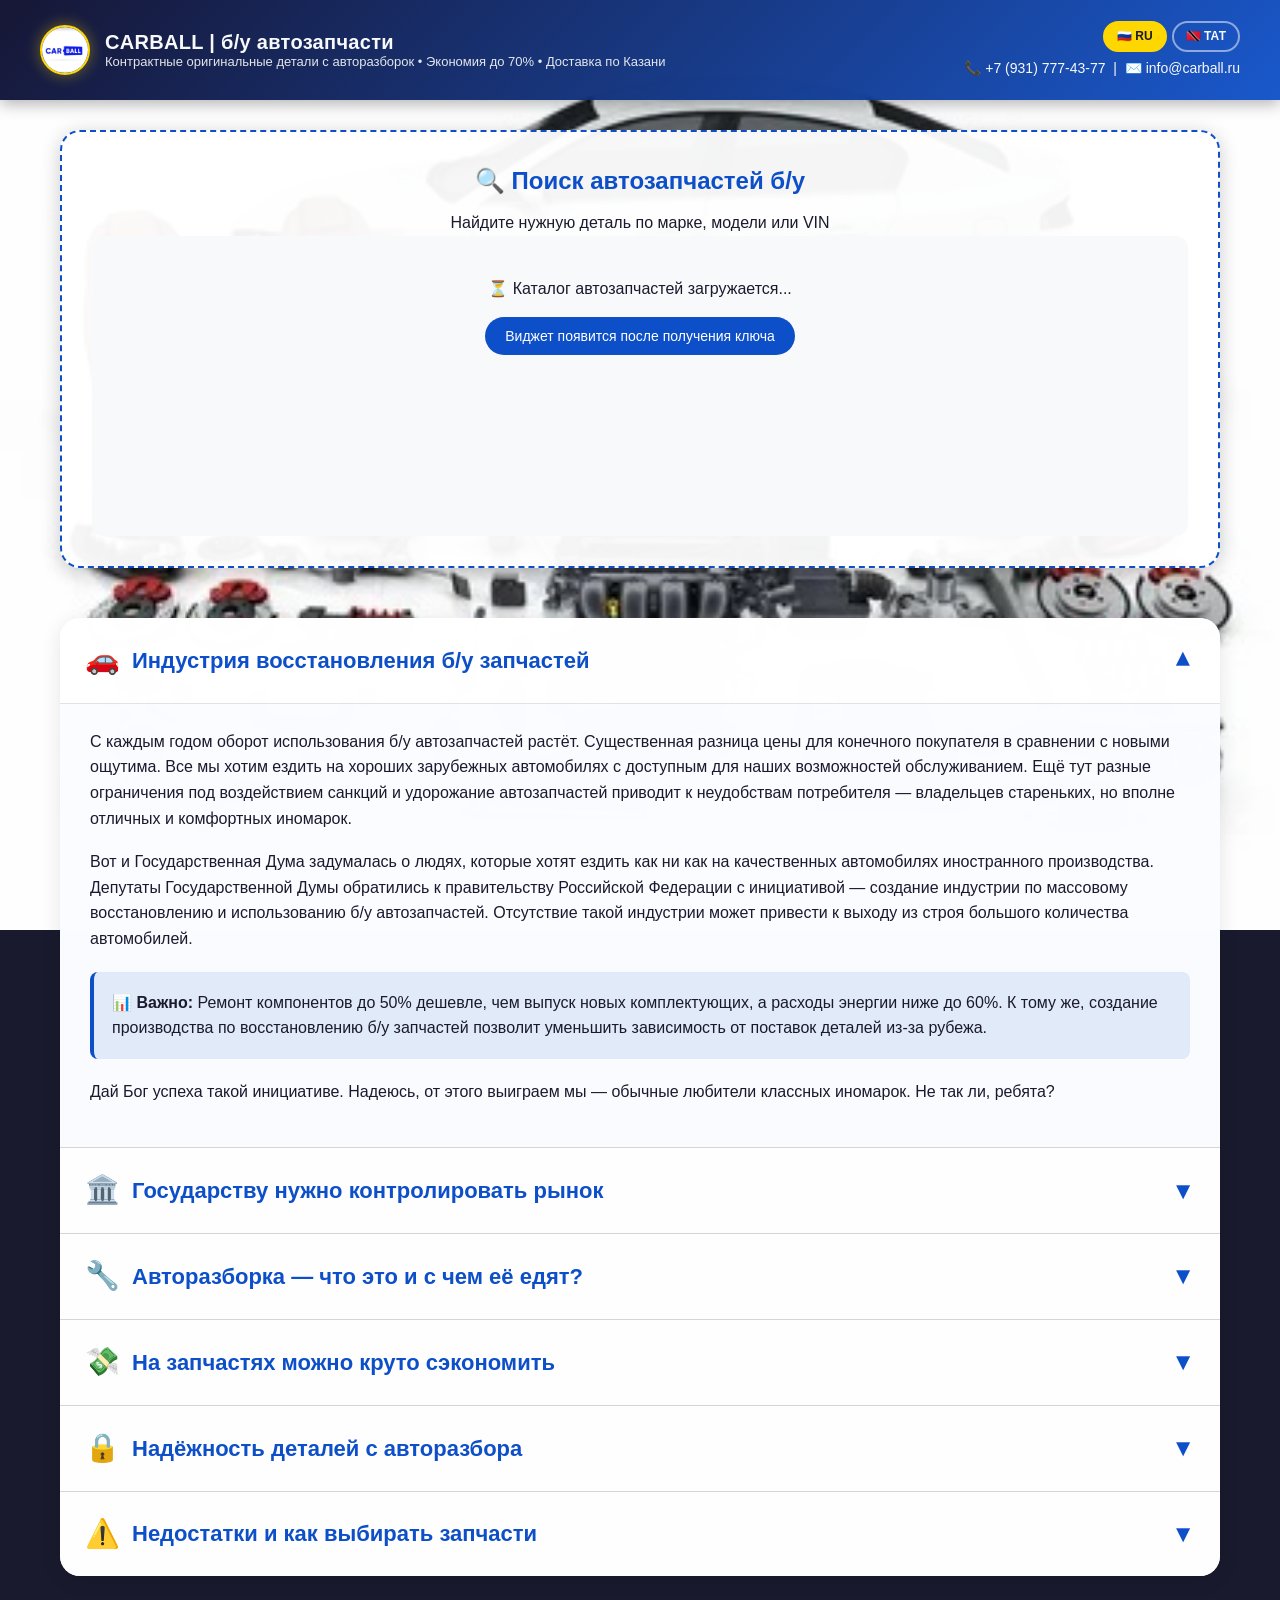
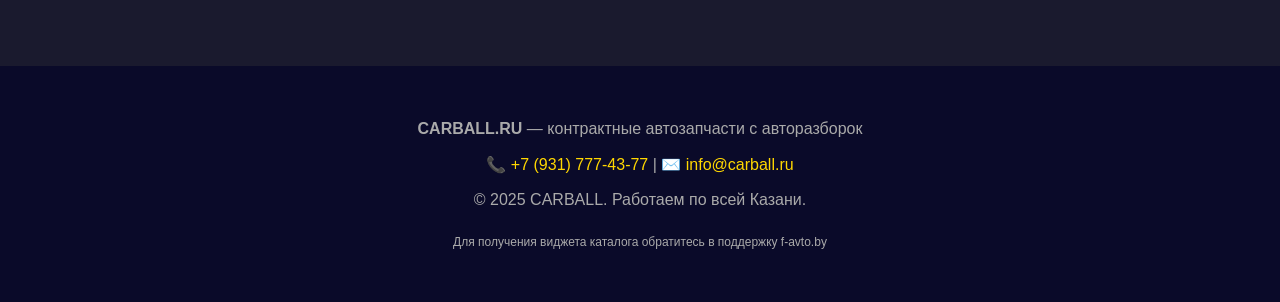
<file: index.html>
<!DOCTYPE html>
<html lang="ru">

<head>
    <meta charset="UTF-8">
    <meta name="viewport" content="width=device-width, initial-scale=1.0">
    <title>CARBALL | Автозапчасти б/у — контрактные детали</title>
    <meta name="description"
        content="Контрактные автозапчасти с авторазборок. Экономия до 70%, оригинальные детали для иномарок. Доставка по Казани.">
    <link rel="stylesheet" href="carbal.css">
</head>

<body>
    <div class="header">
        <div class="header-container">
            <div class="header-brand">
                <img class="header-logo" src="CarBall.jpg" alt="CARBALL логотип">
                <div class="header-title">
                    <h1>CARBALL <span>| б/у автозапчасти</span></h1>
                    <p>Контрактные оригинальные детали с авторазборок • Экономия до 70% • Доставка по Казани</p>
                </div>
            </div>
            <div class="header-actions">
                <div class="lang-switcher">
                    <a href="index.html" class="lang-btn active">🇷🇺 RU</a>
                    <a href="index-tt.html" class="lang-btn">🇹🇹 ТАТ</a>
                </div>
                <div class="contacts">
                    📞 <a href="tel:+79317774377" class="phone-link">+7 (931) 777-43-77</a> &nbsp;|&nbsp;
                    ✉️ <a href="mailto:info@carball.ru">info@carball.ru</a>
                </div>
            </div>
        </div>
    </div>

    <div class="container">
        <div class="widget-area">
            <h2>🔍 Поиск автозапчастей б/у</h2>
            <p>Найдите нужную деталь по марке, модели или VIN</p>
            <div class="widget-placeholder" id="favto_catalog_widget">
                <p>⏳ Каталог автозапчастей загружается...</p>
                <div class="badge">Виджет появится после получения ключа</div>
            </div>
        </div>

        <div class="tabs-container" id="tabsContainer">
            <div class="tab">
                <div class="tab-header" data-tab="1">
                    <h3><span class="tab-icon">🚗</span> Индустрия восстановления б/у запчастей</h3>
                    <span class="tab-arrow">▼</span>
                </div>
                <div class="tab-content">
                    <div class="tab-inner">
                        <p>С каждым годом оборот использования б/у автозапчастей растёт. Существенная разница цены для
                            конечного покупателя в сравнении с новыми ощутима. Все мы хотим ездить на хороших зарубежных
                            автомобилях с доступным для наших возможностей обслуживанием. Ещё тут разные ограничения под
                            воздействием санкций и удорожание автозапчастей приводит к неудобствам потребителя —
                            владельцев стареньких, но вполне отличных и комфортных иномарок.</p>
                        <p>Вот и Государственная Дума задумалась о людях, которые хотят ездить как ни как на
                            качественных автомобилях иностранного производства. Депутаты Государственной Думы обратились
                            к правительству Российской Федерации с инициативой — создание индустрии по массовому
                            восстановлению и использованию б/у автозапчастей. Отсутствие такой индустрии может привести
                            к выходу из строя большого количества автомобилей.</p>
                        <div class="highlight">📊 <strong>Важно:</strong> Ремонт компонентов до 50% дешевле, чем выпуск
                            новых комплектующих, а расходы энергии ниже до 60%. К тому же, создание производства по
                            восстановлению б/у запчастей позволит уменьшить зависимость от поставок деталей из-за
                            рубежа.</div>
                        <p>Дай Бог успеха такой инициативе. Надеюсь, от этого выиграем мы — обычные любители классных
                            иномарок. Не так ли, ребята?</p>
                    </div>
                </div>
            </div>

            <div class="tab">
                <div class="tab-header" data-tab="2">
                    <h3><span class="tab-icon">🏛️</span> Государству нужно контролировать рынок</h3>
                    <span class="tab-arrow">▼</span>
                </div>
                <div class="tab-content">
                    <div class="tab-inner">
                        <p>В последние лет 5 Россия превратилась в место, куда тоннами завозят б/у автозапчасти с
                            Европы, Японии, Кореи, Дубая. Также машинокомплекты, ввозимые для авторазборов, исчисляются
                            миллионами в год. И всё это распродаётся по всей стране. Помимо этого, страховые автомобили
                            после ДТП тысячами заполняют центры местных авторазборов.</p>
                        <p>Обороты по автозапчастям с разбора просто колоссальные. С каждым днём список авторазборов
                            только увеличивается. И главное — спрос ни на секунду не останавливается. Ведь б/у запчасти
                            не проходят никакой контроль, а это может привести к аварийным ситуациям на дорогах. К тому
                            же, спрос на б/у детали может провоцировать и увеличение угонов на улицах страны.</p>
                        <p>Спрос к авторазборам увеличил тот факт, что разрешили использование б/у деталей в ремонте по
                            ОСАГО. Основной вопрос заключается в безопасности дорожного движения. Для предотвращения
                            аварий нужна оценка качества.</p>
                    </div>
                </div>
            </div>

            <div class="tab">
                <div class="tab-header" data-tab="3">
                    <h3><span class="tab-icon">🔧</span> Авторазборка — что это и с чем её едят?</h3>
                    <span class="tab-arrow">▼</span>
                </div>
                <div class="tab-content">
                    <div class="tab-inner">
                        <h4>Часть 1. Что такое авторазборка?</h4>
                        <p>Авторазборка — это мастерская, где автозапчасти снимаются с автомобилей, бывших в
                            употреблении, принятых как после ДТП, так и завезённых из Европы, Японии, Кореи под
                            авторазбор, и выставленные на продажу после детального осмотра и тестирования на пригодность
                            дальнейшего безопасного использования.</p>
                        <h4>Часть 2. Контрактные запчасти</h4>
                        <p>Авторазборки зачастую в российских реалиях — это металлолом после аварий. Другое дело, когда
                            авто завозится из-за границы для разбора. Они называются контрактными. В основном фиксируют
                            пробег, тестируют ещё целую машину, проверяют компрессию, шатают ходовку и приступают к
                            разбору. На таких авторазборках детали оригинальные, импортные, родные.</p>
                        <h4>Часть 3. Где искать качество?</h4>
                        <p>Тем не менее, там и тут реально найти качественные, ещё с отличным остаточным ресурсом
                            детали. Звоните, пишите — наши специалисты помогут вам сэкономить время и нервы. В нашем
                            интернет-магазине представлены автозапчасти с авторазбора именно контрактные, которые
                            проверены на входе и имеют определённый ещё ресурс на дальнейшее использование.</p>
                        <div class="benefits-mini">
                            <div class="benefit-mini"><strong>💰 Экономия до 70%</strong> Новая деталь дороже в
                                несколько раз</div>
                            <div class="benefit-mini"><strong>🔧 Оригинальное качество</strong> Контрактные запчасти от
                                ведущих брендов</div>
                            <div class="benefit-mini"><strong>🚚 Доставка по России</strong> Быстрая отправка в любой
                                регион</div>
                            <div class="benefit-mini"><strong>📦 Подбор под заказ</strong> Найдём даже редкую деталь
                            </div>
                        </div>
                    </div>
                </div>
            </div>

            <div class="tab">
                <div class="tab-header" data-tab="4">
                    <h3><span class="tab-icon">💸</span> На запчастях можно круто сэкономить</h3>
                    <span class="tab-arrow">▼</span>
                </div>
                <div class="tab-content">
                    <div class="tab-inner">
                        <p>В основном главным фактором обращения к авторазбору является очень высокая цена новой
                            автозапчасти. Как правило, стоимость новой детали из магазина дороже многократно, чем цена
                            подержанной. А иногда при оригинальности и редкости запчасти разница может быть
                            сверхвысокая, и автолюбителям безвыходно приходится обращаться к авторазборщикам.</p>
                        <p>При нынешнем кризисе с поставщиками, которые с трудом пытаются держать рынок новых
                            оригинальных автозапчастей, часто найти нужную запчасть становится очень сложно. Вследствие
                            происходящих событий авторазбор становится таким нужным и необходимым местом для клиентов
                            иномарок разных моделей.</p>
                    </div>
                </div>
            </div>

            <div class="tab">
                <div class="tab-header" data-tab="5">
                    <h3><span class="tab-icon">🔒</span> Надёжность деталей с авторазбора</h3>
                    <span class="tab-arrow">▼</span>
                </div>
                <div class="tab-content">
                    <div class="tab-inner">
                        <p>Безусловно, у потребителя встаёт резонный и правомерный вопрос — насколько надёжны
                            автозапчасти с авторазбора? Всех настораживает, что запчасть уже была в эксплуатации и имеет
                            уже меньший ресурс службы.</p>
                        <p>На самом деле приобретаемые запчасти с авторазборок очень даже добротные и в большинстве
                            случаев не уступают новым. Ведь в основном детали снимаются с битых автомобилей, которые ещё
                            не успели накатать большой пробег. И конкуренция на рынке бывших в употреблении запчастей
                            заставляет держать марку авторазборщиков — каждый дорожит своей репутацией и продавать
                            негодный товар не будет.</p>
                    </div>
                </div>
            </div>

            <div class="tab">
                <div class="tab-header" data-tab="6">
                    <h3><span class="tab-icon">⚠️</span> Недостатки и как выбирать запчасти</h3>
                    <span class="tab-arrow">▼</span>
                </div>
                <div class="tab-content">
                    <div class="tab-inner">
                        <h4>Недостатки покупки</h4>
                        <p><strong>Большой ассортимент.</strong> Да, это как достоинство, так и недостаток. Чтобы
                            подобрать желаемую автозапчасть, клиенты рассматривают много вариантов. Поэтому мы рады
                            предложить вам сэкономить время и довериться профессионалам.</p>
                        <p><strong>Качество предлагаемых деталей.</strong> У клиентов доверие к новым автозапчастям
                            выше, чем к бывшим в употреблении. Но в нынешних реалиях даже новая запчасть не даёт
                            гарантию на долгую службу. Приобретая деталь б/у, клиент не переплачивает.</p>
                        <p><strong>Гарантия на детали б/у.</strong> Она небольшая или её совсем нет. Правду говоря, на
                            новые тоже практически нет гарантии, либо нужно пройти кучу процедур для возврата.</p>
                        <h4>✅ Как выбирать запчасти с авторазбора</h4>
                        <p><strong>Ходовая часть.</strong> При выборе нужно руководствоваться тем, что износ детали не
                            должен превышать 45 процентов. Экономить на безопасности ни в коем случае нельзя. При
                            установке на СТО проконсультируйтесь с мастерами.</p>
                        <p><strong>Кузовщина.</strong> При выборе частей кузова всегда подходите скрупулёзно, чтобы не
                            нарваться на детали, отрихтованные и замаскированные под слоем шпаклёвки.</p>
                        <p><strong>Салон.</strong> Здесь можно просто насладиться перевоплощением своего старенького
                            авто. Всё найдём и обновим вашего коня!</p>
                    </div>
                </div>
            </div>
        </div>
    </div>

    <div class="footer">
        <p><strong>CARBALL.RU</strong> — контрактные автозапчасти с авторазборок</p>
        <p>📞 <a href="tel:+79317774377">+7 (931) 777-43-77</a> | ✉️ <a
                href="mailto:info@carball.ru">info@carball.ru</a></p>
        <p>© 2025 CARBALL. Работаем по всей Казани.</p>
        <p style="font-size: 12px; margin-top: 20px;">Для получения виджета каталога обратитесь в поддержку f-avto.by
        </p>
    </div>

    <div class="go-top" id="goTop">↑</div>

    <script>
        const tabs = document.querySelectorAll('.tab');
        tabs.forEach(tab => {
            const header = tab.querySelector('.tab-header');
            header.addEventListener('click', () => {
                tabs.forEach(otherTab => {
                    if (otherTab !== tab && otherTab.classList.contains('active')) {
                        otherTab.classList.remove('active');
                    }
                });
                tab.classList.toggle('active');
            });
        });
        if (tabs.length > 0) tabs[0].classList.add('active');

        const goTop = document.getElementById('goTop');
        window.addEventListener('scroll', () => {
            goTop.classList.toggle('show', window.scrollY > 300);
        });
        goTop.addEventListener('click', () => {
            window.scrollTo({ top: 0, behavior: 'smooth' });
        });
    </script>
</body>

</html>
</file>
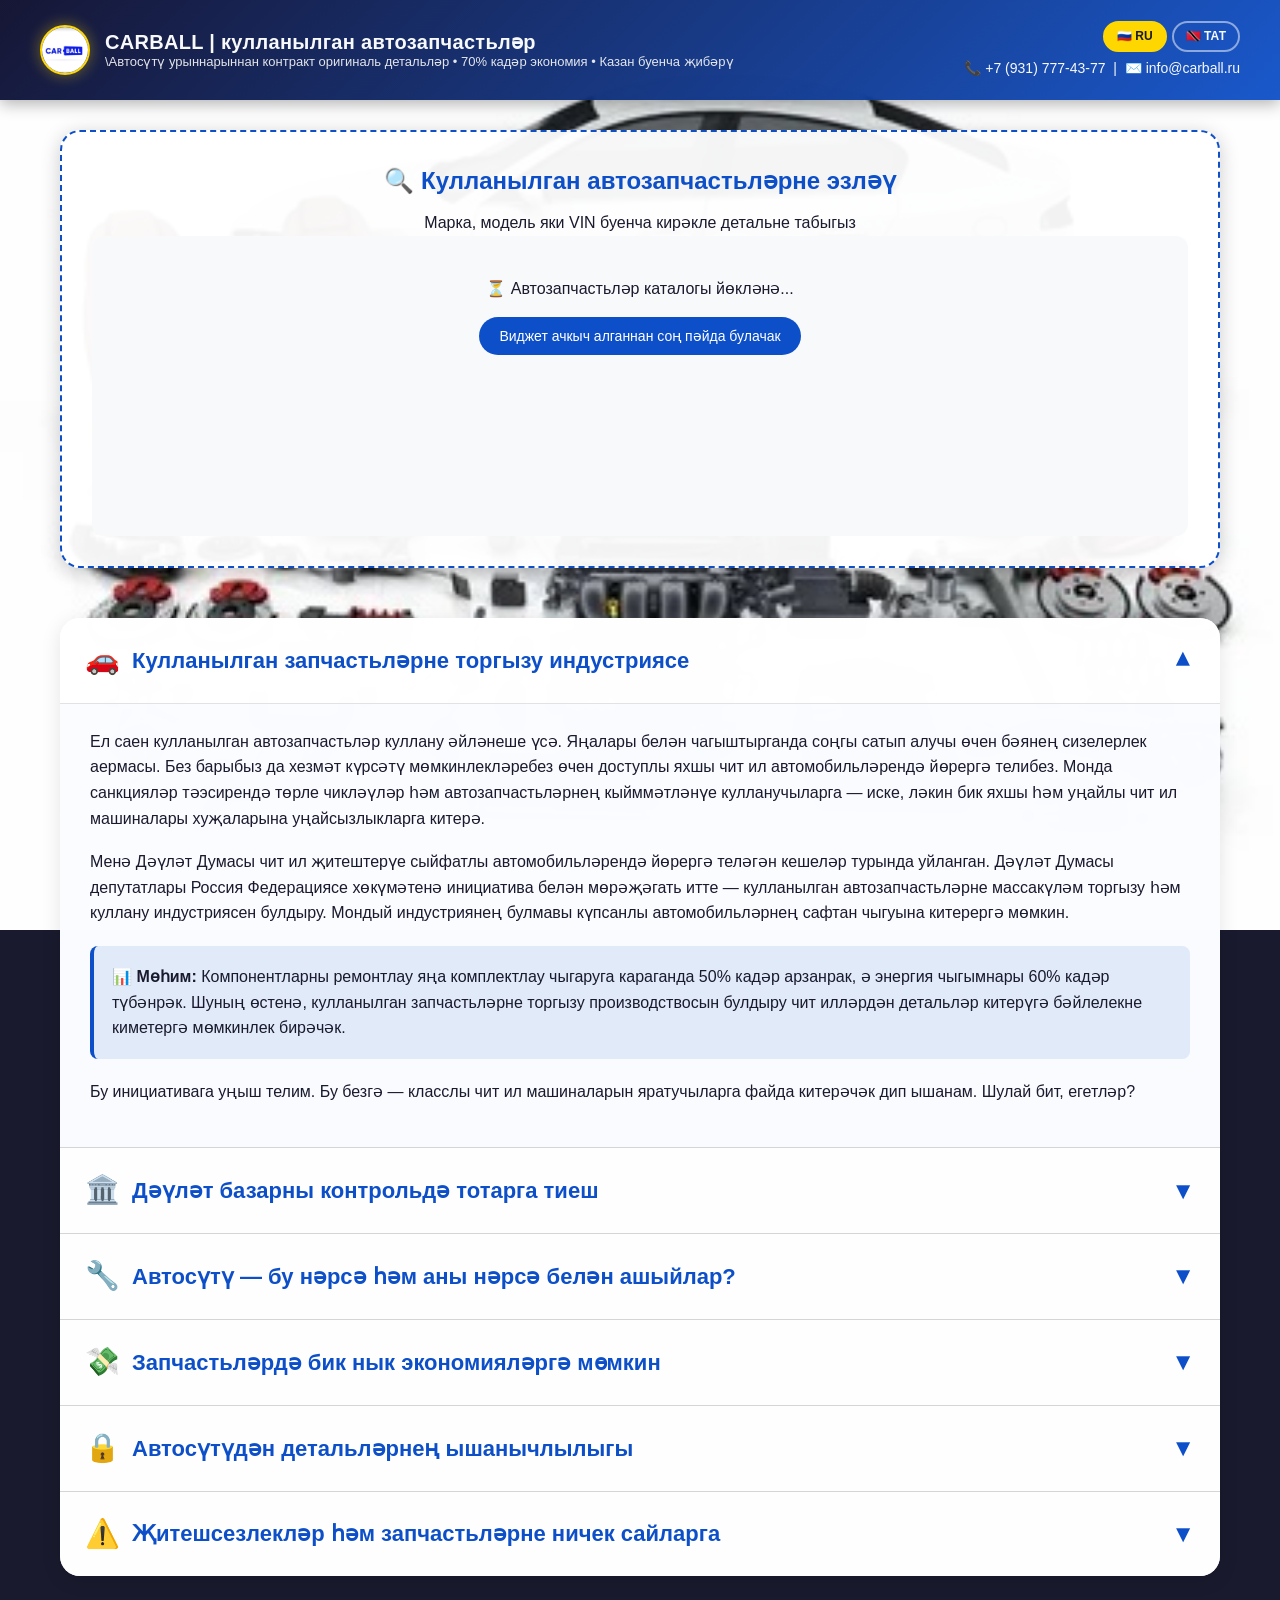
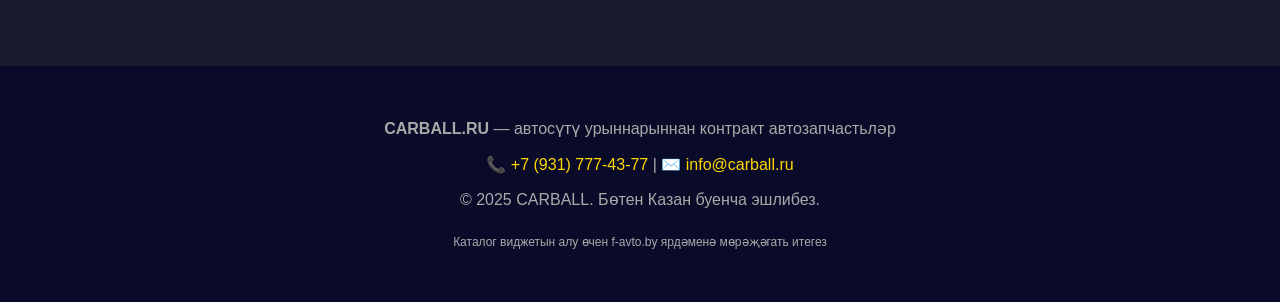
<file: index-tt.html>
<!DOCTYPE html>
<html lang="tt">

<head>
  <meta charset="UTF-8">
  <meta name="viewport" content="width=device-width, initial-scale=1.0">
  <title>CARBALL | Кулланылган автозапчастьләр — контракт детальләр</title>
  <meta name="description"
    content="Автосүтү урыннарыннан контракт автозапчастьләр. 70% кадәр экономия, чит ил машиналары өчен оригиналь детальләр. Россия буенча җибәрү.">
  <link rel="stylesheet" href="carbal.css">
</head>

<body>
  <div class="header">
    <div class="header-container">
      <div class="header-brand">
        <img class="header-logo" src="CarBall.jpg" alt="CARBALL логотип">
        <div class="header-title">
          <h1>CARBALL <span>| кулланылган автозапчастьләр</span></h1>
          <p>\Автосүтү урыннарыннан контракт оригиналь детальләр • 70% кадәр экономия • Казан буенча җибәрү</p>
        </div>
      </div>
      <div class="header-actions">
        <div class="lang-switcher">
          <a href="index.html" class="lang-btn active">🇷🇺 RU</a>
          <a href="index-tt.html" class="lang-btn">🇹🇹 ТАТ</a>
        </div>
        <div class="contacts">
          📞 <a href="tel:+79317774377" class="phone-link">+7 (931) 777-43-77</a> &nbsp;|&nbsp;
          ✉️ <a href="mailto:info@carball.ru">info@carball.ru</a>
        </div>
      </div>
    </div>
  </div>

  <div class="container">
    <div class="widget-area">
      <h2>🔍 Кулланылган автозапчастьләрне эзләү</h2>
      <p>Марка, модель яки VIN буенча кирәкле детальне табыгыз</p>
      <div class="widget-placeholder" id="favto_catalog_widget">
        <p>⏳ Автозапчастьләр каталогы йөкләнә...</p>
        <div class="badge">Виджет ачкыч алганнан соң пәйда булачак</div>
      </div>
    </div>

    <div class="tabs-container" id="tabsContainer">
      <div class="tab">
        <div class="tab-header" data-tab="1">
          <h3><span class="tab-icon">🚗</span> Кулланылган запчастьләрне торгызу индустриясе</h3>
          <span class="tab-arrow">▼</span>
        </div>
        <div class="tab-content">
          <div class="tab-inner">
            <p>Ел саен кулланылган автозапчастьләр куллану әйләнеше үсә. Яңалары белән чагыштырганда соңгы сатып алучы
              өчен
              бәянең сизелерлек аермасы. Без барыбыз да хезмәт күрсәтү мөмкинлекләребез өчен доступлы яхшы чит ил
              автомобильләрендә йөрергә телибез. Монда санкцияләр тәэсирендә төрле чикләүләр һәм автозапчастьләрнең
              кыйммәтләнүе кулланучыларга — иске, ләкин бик яхшы һәм уңайлы чит ил машиналары хуҗаларына уңайсызлыкларга
              китерә.</p>
            <p>Менә Дәүләт Думасы чит ил җитештерүе сыйфатлы автомобильләрендә йөрергә теләгән кешеләр турында уйланган.
              Дәүләт Думасы депутатлары Россия Федерациясе хөкүмәтенә инициатива белән мөрәҗәгать итте — кулланылган
              автозапчастьләрне массакүләм торгызу һәм куллану индустриясен булдыру. Мондый индустриянең булмавы
              күпсанлы автомобильләрнең сафтан чыгуына китерергә мөмкин.</p>
            <div class="highlight">📊 <strong>Мөһим:</strong> Компонентларны ремонтлау яңа комплектлау чыгаруга
              караганда 50% кадәр арзанрак, ә энергия чыгымнары 60% кадәр түбәнрәк. Шуның өстенә, кулланылган
              запчастьләрне
              торгызу производствосын булдыру чит илләрдән детальләр китерүгә бәйлелекне киметергә мөмкинлек бирәчәк.
            </div>
            <p>Бу инициативага уңыш телим. Бу безгә — класслы чит ил машиналарын яратучыларга файда китерәчәк дип
              ышанам. Шулай бит, егетләр?</p>
          </div>
        </div>
      </div>

      <div class="tab">
        <div class="tab-header" data-tab="2">
          <h3><span class="tab-icon">🏛️</span> Дәүләт базарны контрольдә тотарга тиеш</h3>
          <span class="tab-arrow">▼</span>
        </div>
        <div class="tab-content">
          <div class="tab-inner">
            <p>Соңгы 5 елда Россия Европа, Япония, Корея, Дубайдан иске автозапчастьләр тонналап кертелә торган урынга
              әверелде. Шулай ук автосүтү өчен кертелә торган машина комплектлары ел саен миллионнар белән исәпләнә. Һәм
              болар барысы да ил буйлап сатыла. Моннан тыш, ДТПдан соң иминият автомобильләре меңнәр белән җирле
              автосүтү үзәкләрен тутыра.</p>
            <p>Сүтүдән автозапчастьләр буенча әйләнеш гаять зур. Һәр көн саен автосүтү урыннарының саны арта бара. Һәм
              иң мөһиме — сорау бер секундка да туктамый. Чөнки иске запчастьләр бернинди контроль үтми, ә бу юлларда
              авария хәлләренә китерергә мөмкин. Шуның өстенә, иске детальләргә сорау ил урамнарында урлауларның артуына
              да сәбәп булырга мөмкин.</p>
            <p>Автосүтү урыннарына сорауны ОСАГО буенча ремонтта иске детальләрне куллануны рөхсәт итү факты арттырды.
              Төп мәсьәлә юл хәрәкәте иминлегенә кагыла. Аварияләрне булдырмау өчен сыйфатны бәяләү кирәк.</p>
          </div>
        </div>
      </div>

      <div class="tab">
        <div class="tab-header" data-tab="3">
          <h3><span class="tab-icon">🔧</span> Автосүтү — бу нәрсә һәм аны нәрсә белән ашыйлар?</h3>
          <span class="tab-arrow">▼</span>
        </div>
        <div class="tab-content">
          <div class="tab-inner">
            <h4>1 нче өлеш. Автосүтү нәрсә ул?</h4>
            <p>Автосүтү — ДТПдан соң да, Европа, Япония, Кореядән автосүтү өчен кертелгән, кулланышта булган
              автомобильләрдән автозапчастьләр салына торган, җентекләп караганнан һәм алга таба куркынычсыз куллануга
              яраклылыгын тикшергәннән соң сатуга куела торган остаханә.</p>
            <h4>2 нче өлеш. Контракт запчастьләр</h4>
            <p>Россия чынбарлыгында автосүтү урыннары еш кына аварияләрдән соңгы металлолом булып тора. Автомобиль сүтү
              өчен чит илдән кертелгәндә исә башка мәсьәлә. Алар контракт дип атала. Нигездә йөгерешне теркиләр, тулы
              машинаны сыныйлар, компрессияне тикшерәләр, йөреш өлешен капшап карыйлар һәм сүтүгә керешәләр. Мондый
              автосүтү урыннарында детальләр оригиналь, импорт, туган.</p>
            <h4>3 нче өлеш. Сыйфатны кайда эзләргә?</h4>
            <p>Шулай да, анда да, монда да сыйфатлы, әле бик яхшы калдык ресурслы детальләр табу реаль. Шалтыратыгыз,
              языгыз — безнең белгечләр сезгә вакытны һәм нервларны сакларга ярдәм итәчәк. Безнең интернет-кибеттә нәкъ
              менә контракт автосүтү автозапчастьләре тәкъдим ителә, алар керүдә тикшерелгән һәм алга таба куллану өчен
              билгеле бер ресурска ия.</p>
            <div class="benefits-mini">
              <div class="benefit-mini"><strong>💰 70% кадәр экономия</strong> Яңа деталь берничә тапкыр кыйммәтрәк
              </div>
              <div class="benefit-mini"><strong>🔧 Оригиналь сыйфат</strong> Алдынгы брендлардан контракт запчастьләр
              </div>
              <div class="benefit-mini"><strong>🚚 Россия буенча җибәрү</strong> Теләсә кайсы төбәккә тиз озату</div>
              <div class="benefit-mini"><strong>📦 Заказ буенча сайлау</strong> Хәтта сирәк детальне дә табабыз</div>
            </div>
          </div>
        </div>
      </div>

      <div class="tab">
        <div class="tab-header" data-tab="4">
          <h3><span class="tab-icon">💸</span> Запчастьләрдә бик нык экономияләргә мөмкин</h3>
          <span class="tab-arrow">▼</span>
        </div>
        <div class="tab-content">
          <div class="tab-inner">
            <p>Нигездә автосүтүгә мөрәҗәгать итүнең төп факторы — яңа автозапчастьнең бик югары бәясе. Кагыйдә буларак,
              кибеттән яңа детальнең бәясе иске кулланылганныкына караганда күп тапкырларга кыйммәтрәк. Ә кайвакыт
              запчастьнең оригинальлеге һәм сирәклеге очрагында аерма гаять зур булырга мөмкин, һәм автоһәвәскәрләргә
              чарасыздан автосүтүчеләргә мөрәҗәгать итәргә туры килә.</p>
            <p>Яңа оригиналь автозапчастьләр базарын тотарга авырлык белән тырышучы тәэмин итүчеләр белән хәзерге кризис
              вакытында еш кына кирәкле запчастьне табу бик авыр була. Бара торган вакыйгалар нәтиҗәсендә автосүтү төрле
              модельдәге чит ил машиналары клиентлары өчен шундый кирәкле һәм зарур урын булып тора.</p>
          </div>
        </div>
      </div>

      <div class="tab">
        <div class="tab-header" data-tab="5">
          <h3><span class="tab-icon">🔒</span> Автосүтүдән детальләрнең ышанычлылыгы</h3>
          <span class="tab-arrow">▼</span>
        </div>
        <div class="tab-content">
          <div class="tab-inner">
            <p>Һичшиксез, кулланучыда акыллы һәм хаклы сорау туа — автосүтүдән автозапчастьләр ни дәрәҗәдә ышанычлы?
              Запчасть инде эксплуатациядә булган һәм хезмәт ресурсы кимрәк булуы барысын да сагайта.</p>
            <p>Чынлыкта исә автосүтү урыннарыннан сатып алына торган запчастьләр бик сыйфатлы һәм күпчелек очракта
              яңаларыннан калышмый. Чөнки нигездә детальләр зур йөгереш туплый алмаган бәрелгән автомобильләрдән салына.
              Һәм кулланылган запчастьләр базарындагы көндәшлек автосүтүчеләрнең абруен сакларга мәҗбүр итә — һәркем үз
              репутациясен кадерли һәм яраксыз товар сатмаячак.</p>
          </div>
        </div>
      </div>

      <div class="tab">
        <div class="tab-header" data-tab="6">
          <h3><span class="tab-icon">⚠️</span> Җитешсезлекләр һәм запчастьләрне ничек сайларга</h3>
          <span class="tab-arrow">▼</span>
        </div>
        <div class="tab-content">
          <div class="tab-inner">
            <h4>Сатып алу җитешсезлекләре</h4>
            <p><strong>Зур ассортимент.</strong> Әйе, бу өстенлек тә, җитешсезлек тә. Теләгән автозапчастьне сайлау өчен
              клиентлар күп вариантлар карый. Шуңа күрә без сезгә вакытны экономияләргә һәм профессионалларга ышанырга
              тәкъдим итәбез.</p>
            <p><strong>Тәкъдим ителгән детальләрнең сыйфаты.</strong> Клиентларда яңа автозапчастьләргә ышаныч
              кулланышта булганнарына караганда югарырак. Ләкин хәзерге чынбарлыкта хәтта яңа запчасть тә озын хезмәт
              итүгә гарантия бирми. Иске детальне сатып алып, клиент артык түләми.</p>
            <p><strong>Иске детальләргә гарантия.</strong> Ул кечкенә яки бөтенләй юк. Дөресен әйткәндә, яңаларына да
              гарантия юк диярлек, яки кайтару өчен бик күп процедуралар үтәргә кирәк.</p>
            <h4>✅ Автосүтүдән запчастьләрне ничек сайларга</h4>
            <p><strong>Йөреш өлеше.</strong> Сайлаганда детальнең тузуы 45 проценттан артмаска тиешлеген җитәкчелеккә
              алырга кирәк. Иминлектә бернинди дә экономияләргә ярамый. СТОда урнаштырганда осталар белән киңәшләшегез.
            </p>
            <p><strong>Кузов өлешләре.</strong> Кузов өлешләрен сайлаганда һәрвакыт җентекләп карагыз, шпаклёвка катламы
              астында рихтланган һәм яшерелгән детальләргә юлыкмас өчен.</p>
            <p><strong>Салон.</strong> Монда үзегезнең иске автомобилегезнең үзгәрүеннән рәхәтләнеп кенә буласыз.
              Барысын да табабыз һәм сезнең тимер атыгызны яңартабыз!</p>
          </div>
        </div>
      </div>
    </div>
  </div>

  <div class="footer">
    <p><strong>CARBALL.RU</strong> — автосүтү урыннарыннан контракт автозапчастьләр</p>
    <p>📞 <a href="tel:+79317774377">+7 (931) 777-43-77</a> | ✉️ <a href="mailto:info@carball.ru">info@carball.ru</a>
    </p>
    <p>© 2025 CARBALL. Бөтен Казан буенча эшлибез.</p>
    <p style="font-size: 12px; margin-top: 20px;">Каталог виджетын алу өчен f-avto.by ярдәменә мөрәҗәгать итегез</p>
  </div>

  <div class="go-top" id="goTop">↑</div>

  <script>
    const tabs = document.querySelectorAll('.tab');
    tabs.forEach(tab => {
      const header = tab.querySelector('.tab-header');
      header.addEventListener('click', () => {
        tabs.forEach(otherTab => {
          if (otherTab !== tab && otherTab.classList.contains('active')) {
            otherTab.classList.remove('active');
          }
        });
        tab.classList.toggle('active');
      });
    });
    if (tabs.length > 0) tabs[0].classList.add('active');

    const goTop = document.getElementById('goTop');
    window.addEventListener('scroll', () => {
      goTop.classList.toggle('show', window.scrollY > 300);
    });
    goTop.addEventListener('click', () => {
      window.scrollTo({ top: 0, behavior: 'smooth' });
    });
  </script>
</body>

</html>
</file>
<file: carbal.css>
* {
  margin: 0;
  padding: 0;
  box-sizing: border-box;
}

body {
  font-family: -apple-system, BlinkMacSystemFont, 'Segoe UI', Roboto, 'Helvetica Neue', Arial, sans-serif;
  color: #1a1a2e;
  line-height: 1.6;
  background-image: url('1.jpg');
  background-size: cover;
  background-position: center;
  background-repeat: no-repeat;
  background-attachment: fixed;
  background-color: #1a1a2e;
  position: relative;
  min-height: 100vh;
}

.header {
  background: linear-gradient(135deg, rgba(10, 10, 42, 0.95) 0%, rgba(13, 79, 200, 0.95) 100%);
  color: #f8f9fa;
  position: fixed;
  top: 0;
  left: 0;
  right: 0;
  z-index: 1000;
  height: 100px;
  display: flex;
  align-items: center;
  justify-content: center;
  padding: 0 20px;
  box-shadow: 0 4px 15px rgba(0, 0, 0, 0.3);
}

.header-container {
  display: flex;
  align-items: center;
  justify-content: space-between;
  width: 100%;
  max-width: 1200px;
  gap: 20px;
}

.header-brand {
  display: flex;
  align-items: center;
  gap: 15px;
}

.header-logo {
  width: 50px;
  height: 50px;
  border-radius: 50%;
  object-fit: cover;
  border: 2px solid #ffd700;
  box-shadow: 0 0 15px rgba(255, 215, 0, 0.4);
  transition: transform 0.3s ease;
  flex-shrink: 0;
}

.header-logo:hover {
  transform: scale(1.05);
}

.header-title h1 {
  font-size: 20px;
  margin: 0;
  text-align: left;
  letter-spacing: 0.3px;
  line-height: 1.2;
}

.header-title h1 span {
  color: #f8f9fa;
}

.header-title p {
  font-size: 13px;
  opacity: 0.9;
  margin: 0;
  text-align: left;
  line-height: 1.3;
}

.header-actions {
  display: flex;
  flex-direction: column;
  align-items: flex-end;
  gap: 5px;
}

.lang-switcher {
  display: flex;
  gap: 5px;
}

.lang-btn {
  display: inline-block;
  padding: 4px 12px;
  border: 2px solid rgba(255, 255, 255, 0.5);
  border-radius: 25px;
  color: #f8f9fa;
  text-decoration: none;
  font-size: 12px;
  font-weight: bold;
  transition: all 0.3s ease;
}

.lang-btn:hover {
  background: rgba(255, 255, 255, 0.2);
  border-color: #ffd700;
  color: #ffd700;
  transform: scale(1.05);
}

.lang-btn.active {
  background: #ffd700;
  color: #1a1a2e;
  border-color: #ffd700;
}

.contacts {
  font-size: 14px;
  white-space: nowrap;
}

.contacts a {
  color: #f8f9fa;
  text-decoration: none;
}

.phone-link:hover {
  text-decoration: underline;
}

.container {
  max-width: 1200px;
  margin: 0 auto;
  padding: 130px 20px 40px;
}

.widget-area {
  background: rgba(255, 255, 255, 0.95);
  border-radius: 20px;
  padding: 30px;
  margin-bottom: 50px;
  box-shadow: 0 4px 20px rgba(0, 0, 0, 0.2);
  text-align: center;
  border: 2px dashed #0d4fc8;
}

.widget-area h2 {
  color: #0d4fc8;
  margin-bottom: 10px;
}

.widget-placeholder {
  background: #f8f9fa;
  border-radius: 12px;
  padding: 40px;
  min-height: 300px;
}

.badge {
  display: inline-block;
  background: #0d4fc8;
  color: white;
  padding: 8px 20px;
  border-radius: 50px;
  font-size: 14px;
  margin-top: 15px;
}

.tabs-container {
  background: rgba(255, 255, 255, 0.92);
  border-radius: 20px;
  box-shadow: 0 4px 20px rgba(0, 0, 0, 0.1);
  overflow: hidden;
}

.tab {
  border-bottom: 1px solid rgba(0, 0, 0, 0.1);
}

.tab:last-child {
  border-bottom: none;
}

.tab-header {
  background: rgba(255, 255, 255, 0.95);
  padding: 20px 25px;
  cursor: pointer;
  transition: background 0.3s ease;
  display: flex;
  justify-content: space-between;
  align-items: center;
}

.tab-header:hover {
  background: rgba(240, 244, 250, 0.98);
}

.tab-header h3 {
  color: #0d4fc8;
  font-size: 22px;
  margin: 0;
  display: flex;
  align-items: center;
  gap: 12px;
}

.tab-icon {
  font-size: 28px;
}

.tab-arrow {
  font-size: 24px;
  color: #0d4fc8;
  transition: transform 0.3s ease;
}

.tab.active .tab-arrow {
  transform: rotate(180deg);
}

.tab-content {
  max-height: 0;
  overflow: hidden;
  transition: max-height 0.5s ease;
  background: rgba(250, 252, 255, 0.95);
}

.tab.active .tab-content {
  max-height: 3000px;
}

.tab-inner {
  padding: 25px 30px;
  border-top: 1px solid rgba(0, 0, 0, 0.1);
}

.tab-inner p {
  margin-bottom: 18px;
  font-size: 16px;
  color: #1a1a2e;
}

.tab-inner h4 {
  color: #0d4fc8;
  margin: 20px 0 10px 0;
  font-size: 18px;
}

.tab-inner .highlight {
  background: rgba(13, 79, 200, 0.1);
  padding: 18px;
  border-left: 4px solid #0d4fc8;
  border-radius: 8px;
  margin: 20px 0;
}

.benefits-mini {
  display: grid;
  grid-template-columns: repeat(auto-fit, minmax(200px, 1fr));
  gap: 15px;
  margin: 20px 0;
}

.benefit-mini {
  background: white;
  padding: 15px;
  border-radius: 12px;
  text-align: center;
  border: 1px solid #e0e4e8;
}

.benefit-mini strong {
  color: #0d4fc8;
  display: block;
  font-size: 18px;
  margin-bottom: 8px;
}

.footer {
  background: rgba(10, 10, 42, 0.95);
  color: #aaa;
  text-align: center;
  padding: 40px 20px;
  margin-top: 50px;
}

.footer p {
  margin: 10px 0;
}

.footer a {
  color: #ffd700;
  text-decoration: none;
}

.go-top {
  position: fixed;
  bottom: 30px;
  right: 30px;
  background: #0d4fc8;
  color: white;
  width: 50px;
  height: 50px;
  border-radius: 50%;
  display: flex;
  align-items: center;
  justify-content: center;
  cursor: pointer;
  opacity: 0;
  transition: opacity 0.3s;
  box-shadow: 0 2px 10px rgba(0, 0, 0, 0.2);
  z-index: 100;
}

.go-top.show {
  opacity: 1;
}

.go-top:hover {
  background: #0a3a9e;
}

@media (max-width: 768px) {
  .header {
    height: auto;
    padding: 15px 10px;
    justify-content: center;
  }

  .header-container {
    flex-direction: column;
    gap: 10px;
    align-items: center;
  }

  .header-brand {
    flex-direction: column;
    text-align: center;
    gap: 8px;
  }

  .header-title h1 {
    font-size: 20px;
    text-align: center;
  }

  .header-title p {
    text-align: center;
    font-size: 12px;
  }

  .header-logo {
    width: 45px;
    height: 45px;
  }

  .header-actions {
    align-items: center;
    gap: 8px;
  }

  .contacts {
    font-size: 13px;
    white-space: normal;
  }

  .lang-btn {
    padding: 4px 10px;
    font-size: 11px;
  }

  .container {
    padding-top: 120px;
  }
}
</file>
